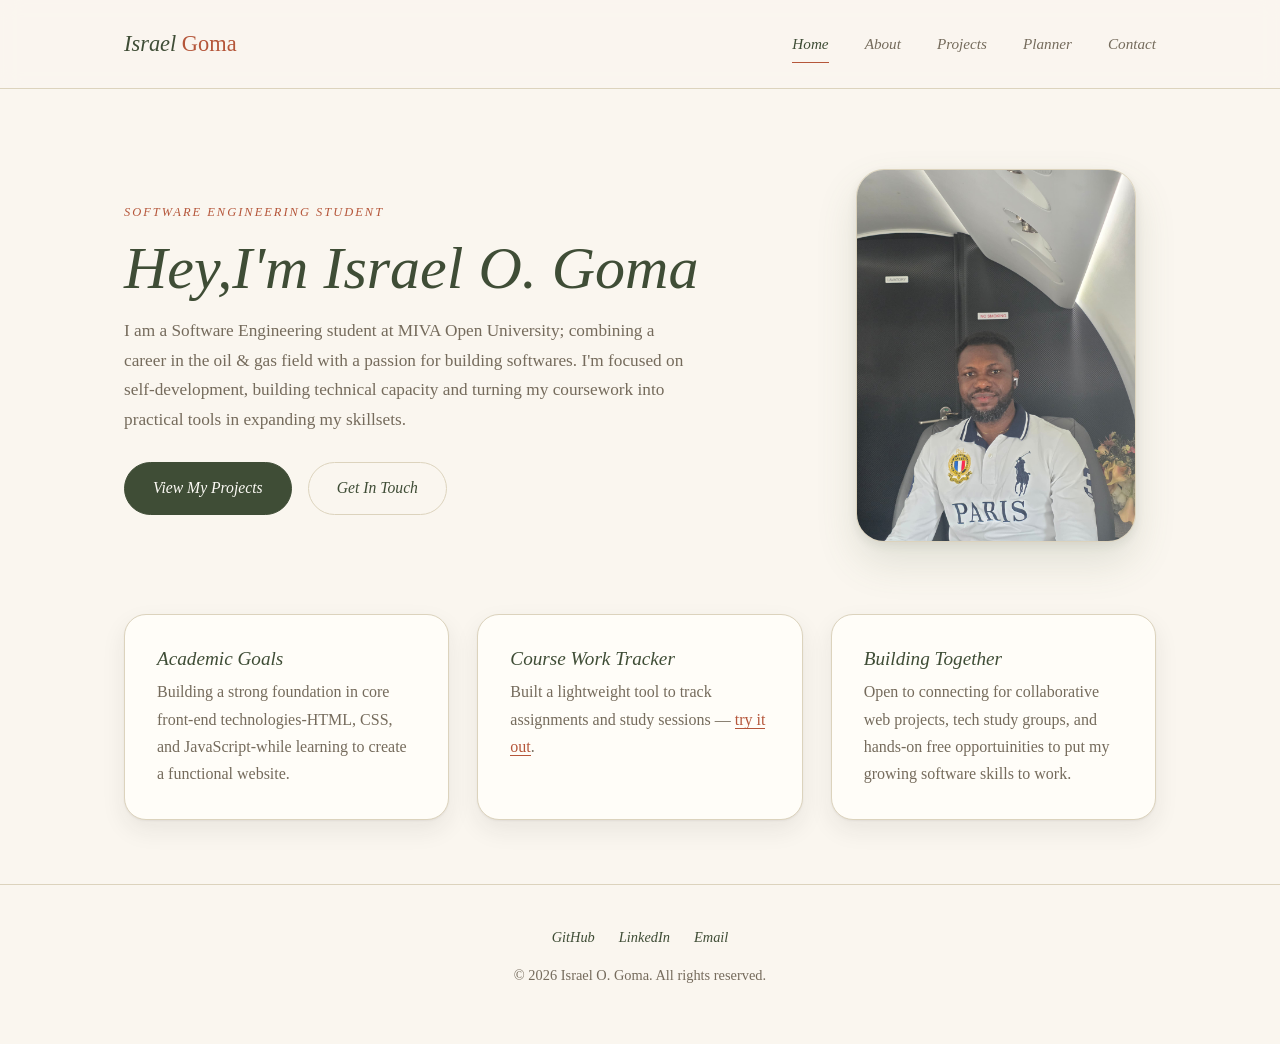
<file: index.html>
<!DOCTYPE html>
<html lang="en">
<head>
  <meta charset="UTF-8" />
  <meta name="viewport" content="width=device-width, initial-scale=1.0" />
  <title>Israel O. Goma — Software Engineering Student</title>
  <meta name="description" content="Portfolio of Israel Goma, a software engineering student — projects, profile, academic organizer, and contact." />
  <link rel="stylesheet" href="main.css" />
</head>
<body>
  <header class="site-nav">
    <div class="wrap site-nav__inner">
      <a href="index.html" class="site-nav__brand">Israel <em>Goma</em></a>
      <button class="site-nav__toggle" aria-label="Toggle navigation" aria-expanded="false">
        <span></span>
        <span></span>
        <span></span>
      </button>
      <nav class="site-nav__menu" aria-label="Primary">
        <a href="index.html">Home</a>
        <a href="profile.html">About</a>
        <a href="work.html">Projects</a>
        <a href="organizer.html">Planner</a>
        <a href="reach.html">Contact</a>
      </nav>
    </div>
  </header>

  <main>
    <section class="intro-banner">
      <div class="wrap intro-banner__grid">
        <div class="intro-banner__text">
          <p class="kicker">Software Engineering Student</p>
          <h1>Hey,I'm<span style="white-space: nowrap;"> Israel O. Goma</span></h1>
          <p class="lede">
           I am a Software Engineering student at MIVA Open University; combining a career in the oil & gas field with a passion for building softwares. I'm focused on self-development, building technical capacity and turning my coursework into practical tools in expanding my skillsets.
          </p>
          <div class="intro-banner__actions">
            <a href="work.html" class="action action--solid">View My Projects</a>
            <a href="reach.html" class="action action--ghost">Get In Touch</a>
          </div>
        </div>
        <figure class="intro-banner__portrait">
          <div class="frame">
            <img src="my-photo.jpg" alt="Israel O. Goma Professional photo" width="480" height="720" />
          </div>
        </figure>
      </div>
    </section>

    <section class="feature-row">
      <div class="wrap feature-row__grid">
        <article class="info-card reveal-on-scroll">
          <h3 class="info-card__title">Academic Goals</h3>
          <p>Building a strong foundation in core front-end technologies-HTML, CSS, and JavaScript-while learning to create a functional website.</p>
        </article>
        <article class="info-card reveal-on-scroll">
          <h3 class="info-card__title">Course Work Tracker</h3>
          <p>
            Built a lightweight tool to track assignments and study sessions —
            <a href="organizer.html">try it out</a>.
          </p>
        </article>
        <article class="info-card reveal-on-scroll">
          <h3 class="info-card__title">Building Together</h3>
          <p>Open to connecting for collaborative web projects, tech study groups, and hands-on free opportuinities to put my growing software skills to work.</p>
        </article>
      </div>
    </section>
  </main>

  <footer class="site-foot">
    <div class="wrap">
      <div class="site-foot__links">
        <a href="https://github.com/Israel-Goma" target="_blank" rel="noopener noreferrer">GitHub</a>
        <a href="https://www.linkedin.com/in/israel-goma-93bb151b1?utm_source=share_via&utm_content=profile&utm_medium=member_android" target="_blank" rel="noopener noreferrer">LinkedIn</a>
        <a href="mailto:gomizzz1@gmail.com">Email</a>
      </div>
      <p>&copy; 2026 Israel O. Goma. All rights reserved.</p>
    </div>
  </footer>

  <script src="navigation.js"></script>
  <script src="motion.js"></script>
</body>
</html>
</file>
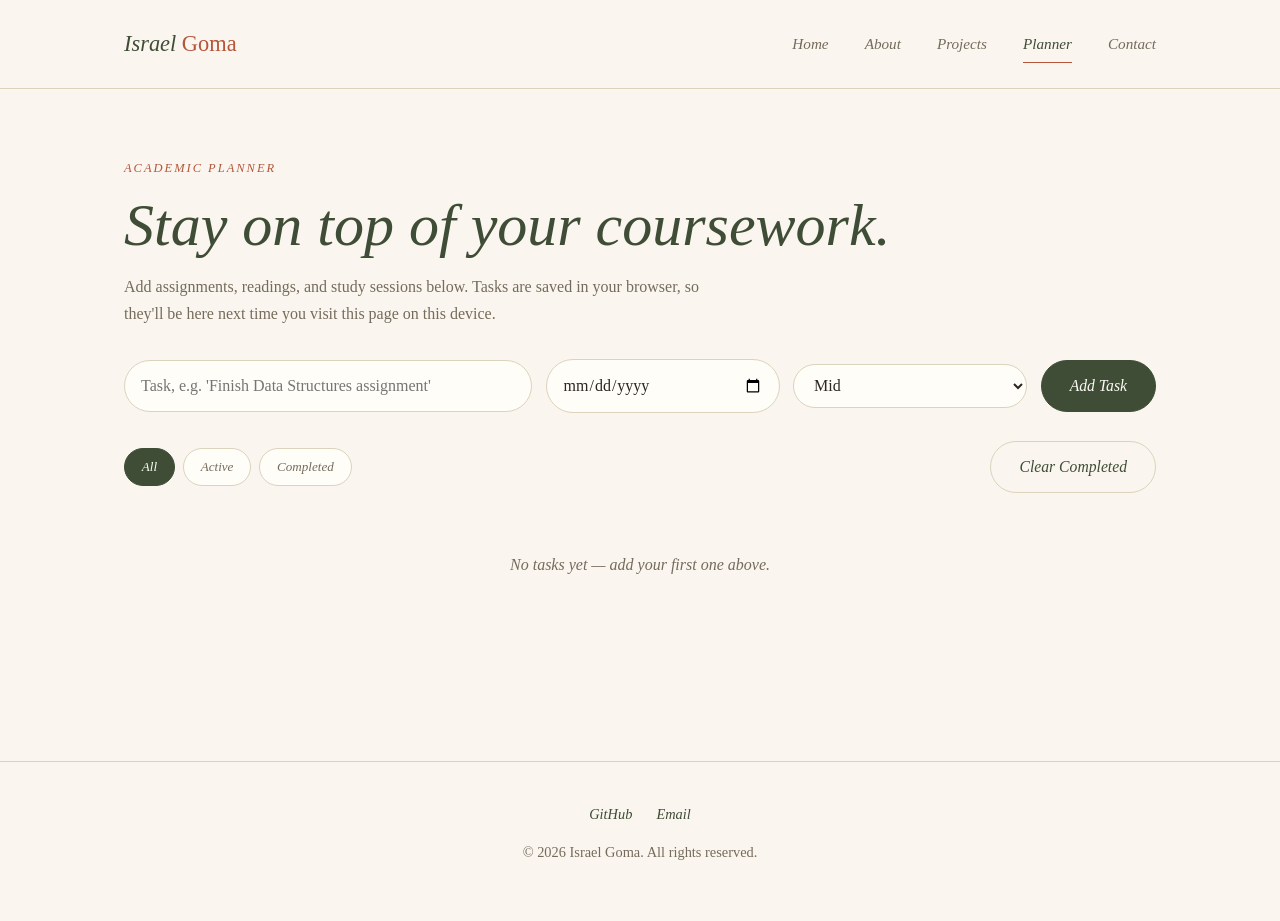
<file: organizer.html>
<!DOCTYPE html>
<html lang="en">
<head>
  <meta charset="UTF-8" />
  <meta name="viewport" content="width=device-width, initial-scale=1.0" />
  <title>Academic Planner — Israel Goma</title>
  <meta name="description" content="A lightweight academic task organizer for tracking assignments, deadlines, and study sessions." />
  <link rel="stylesheet" href="main.css" />
</head>
<body>
  <header class="site-nav">
    <div class="wrap site-nav__inner">
      <a href="index.html" class="site-nav__brand">Israel <em>Goma</em></a>
      <button class="site-nav__toggle" aria-label="Toggle navigation" aria-expanded="false">
        <span></span>
        <span></span>
        <span></span>
      </button>
      <nav class="site-nav__menu" aria-label="Primary">
        <a href="index.html">Home</a>
        <a href="profile.html">About</a>
        <a href="work.html">Projects</a>
        <a href="organizer.html">Planner</a>
        <a href="reach.html">Contact</a>
      </nav>
    </div>
  </header>

  <main>
    <section class="organizer-intro">
      <div class="wrap">
        <p class="kicker">Academic Planner</p>
        <h1>Stay on top of your coursework.</h1>
        <p class="lede">
          Add assignments, readings, and study sessions below. Tasks are saved in your
          browser, so they'll be here next time you visit this page on this device.
        </p>
      </div>
    </section>

    <section class="organizer-app">
      <div class="wrap">
        <form id="organizer-form" class="organizer-form">
          <input
            type="text"
            id="organizer-title"
            placeholder="Task, e.g. 'Finish Data Structures assignment'"
            aria-label="Task title"
            required
          />
          <input
            type="date"
            id="organizer-due"
            aria-label="Due date"
          />
          <select id="organizer-priority" aria-label="Priority">
            <option value="low">Low </option>
            <option value="medium" selected>Mid</option>
            <option value="high">High</option>
          </select>
          <button type="submit" class="action action--solid">Add Task</button>
        </form>

        <div class="organizer-toolbar">
          <div class="organizer-filters" role="group" aria-label="Filter tasks">
            <button type="button" class="filter-chip is-active" data-filter="all">All</button>
            <button type="button" class="filter-chip" data-filter="active">Active</button>
            <button type="button" class="filter-chip" data-filter="done">Completed</button>
          </div>
          <button type="button" class="action action--ghost" id="organizer-clear">Clear Completed</button>
        </div>

        <ul id="organizer-list" class="organizer-list"></ul>

        <p id="organizer-empty" class="organizer-empty">No tasks yet — add your first one above.</p>
      </div>
    </section>
  </main>

  <footer class="site-foot">
    <div class="wrap">
      <div class="site-foot__links">
        <a href="https://github.com/Israel-Goma">GitHub</a>
        <a href="https://www.linkedin.com/in/israel-goma-93bb151b1?utm_source=share_via&utm_content=profile&utm_medium=member_android</a>
        <a href="mailto:gomizzz1@gmail.com">Email</a>
      </div>
      <p>&copy; 2026 Israel Goma. All rights reserved.</p>
    </div>
  </footer>

  <script src="navigation.js"></script>
  <script src="task-organizer.js"></script>
</body>
</html>
</file>
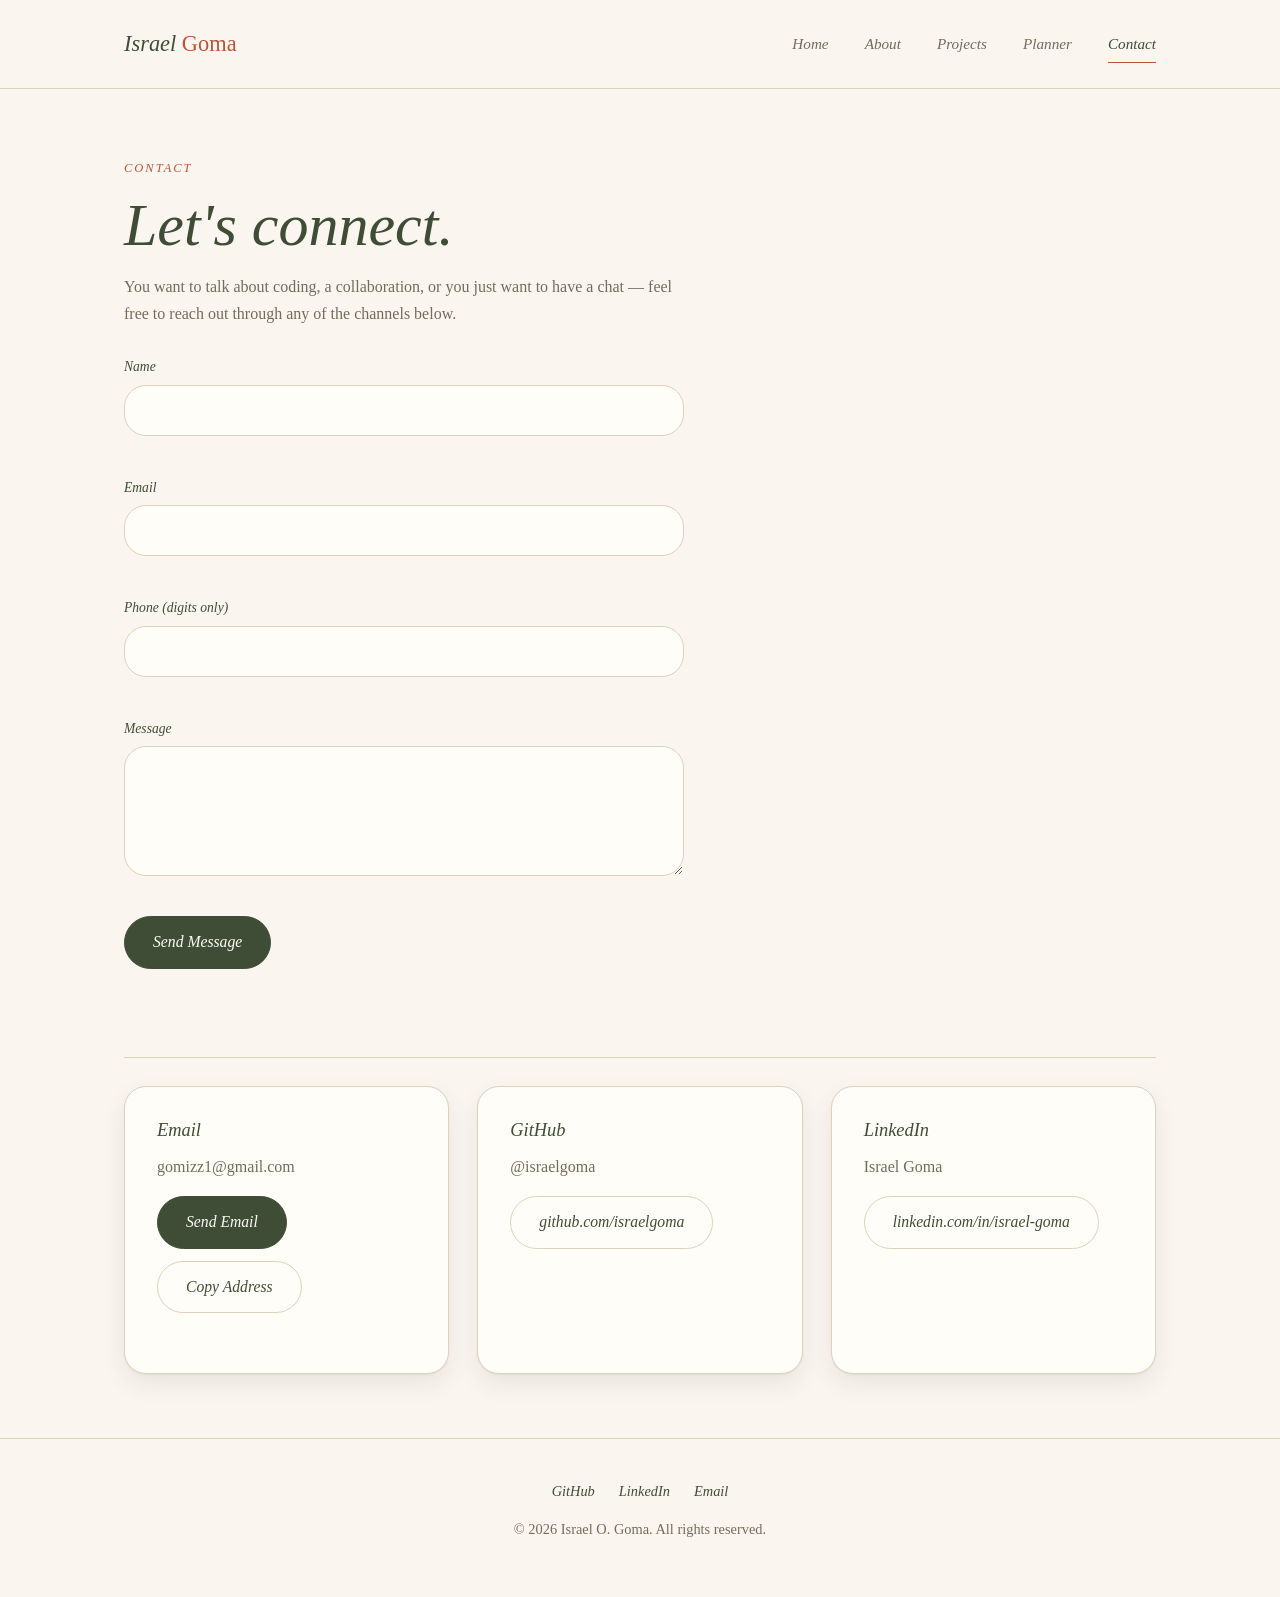
<file: reach.html>
<!DOCTYPE html>
<html lang="en">
<head>
  <meta charset="UTF-8" />
  <meta name="viewport" content="width=device-width, initial-scale=1.0" />
  <title>Contact — Israel Goma</title>
  <meta name="description" content="Get in touch with Israel Goma via email, GitHub, or LinkedIn." />
  <link rel="stylesheet" href="main.css" />
</head>
<body>
  <header class="site-nav">
    <div class="wrap site-nav__inner">
      <a href="index.html" class="site-nav__brand">Israel <em>Goma</em></a>
      <button class="site-nav__toggle" aria-label="Toggle navigation" aria-expanded="false">
        <span></span>
        <span></span>
        <span></span>
      </button>
      <nav class="site-nav__menu" aria-label="Primary">
        <a href="index.html">Home</a>
        <a href="profile.html">About</a>
        <a href="work.html">Projects</a>
        <a href="organizer.html">Planner</a>
        <a href="reach.html">Contact</a>
      </nav>
    </div>
  </header>

  <main>
    <section class="reach-intro">
      <div class="wrap">
        <p class="kicker">Contact</p>
        <h1>Let's connect.</h1>
        <p class="lede">
          You want to talk about coding, a collaboration, or you just want to have a chat — feel
          free to reach out through any of the channels below.
        </p>

        <form id="reach-form" class="reach-form" novalidate>
          <div class="reach-field" id="reach-name-field">
            <label for="reach-name">Name</label>
            <input type="text" id="reach-name" name="name" autocomplete="name" aria-describedby="reach-name-note" />
            <span class="reach-field__note" id="reach-name-note"></span>
          </div>

          <div class="reach-field" id="reach-email-field">
            <label for="reach-email">Email</label>
            <input type="email" id="reach-email" name="email" autocomplete="email" aria-describedby="reach-email-note" />
            <span class="reach-field__note" id="reach-email-note"></span>
          </div>

          <div class="reach-field" id="reach-phone-field">
            <label for="reach-phone">Phone (digits only)</label>
            <input type="tel" id="reach-phone" name="phone" autocomplete="tel" aria-describedby="reach-phone-note" />
            <span class="reach-field__note" id="reach-phone-note"></span>
          </div>

          <div class="reach-field" id="reach-message-field">
            <label for="reach-message">Message</label>
            <textarea id="reach-message" name="message" aria-describedby="reach-message-note"></textarea>
            <span class="reach-field__note" id="reach-message-note"></span>
          </div>

          <div>
            <button type="submit" class="action action--solid">Send Message</button>
            <p class="reach-status" id="reach-status" role="status" aria-live="polite"></p>
          </div>
        </form>

        <hr class="reach-divider" />

        <div class="reach-cards">
          <div class="reach-card">
            <h2>Email</h2>
            <p id="reach-email-value">gomizz1@gmail.com</p>
            <div class="reach-card__actions">
              <a href="mailto:gomizz1@gmail.com" class="action action--solid">Send Email</a>
              <button type="button" class="action action--ghost" id="copy-trigger" data-email="gomizzz1@gmail.com">
                Copy Address
              </button>
            </div>
            <p class="copy-status" id="copy-status" role="status" aria-live="polite"></p>
          </div>

          <div class="reach-card">
            <h2>GitHub</h2>
            <p>@israelgoma</p>
            <a href="https://github.com/israelgoma" class="action action--ghost" target="_blank" rel="noopener noreferrer">
              github.com/israelgoma
            </a>
          </div>

          <div class="reach-card">
            <h2>LinkedIn</h2>
            <p>Israel Goma</p>
            <a href="https://www.linkedin.com/in/israel-goma" class="action action--ghost" target="_blank" rel="noopener noreferrer">
              linkedin.com/in/israel-goma
            </a>
          </div>
        </div>
      </div>
    </section>
  </main>

  <footer class="site-foot">
    <div class="wrap">
      <div class="site-foot__links">
        <a href="https://github.com/Israel-Goma">GitHub</a>
        <a href="https://www.linkedin.com/in/israel-goma-93bb151b1?utm_source=share_via&utm_content=profile&utm_medium=member_android" target="_blank" rel="noopener noreferrer">LinkedIn</a>
        <a href="mailto:gomizzz1@gmail.com">Email</a>
      </div>
      <p>&copy; 2026 Israel O. Goma. All rights reserved.</p>
    </div>
  </footer>
  <script src="navigation.js"></script>
  <script src="message-form.js"></script>
</body>
</html>
</file>
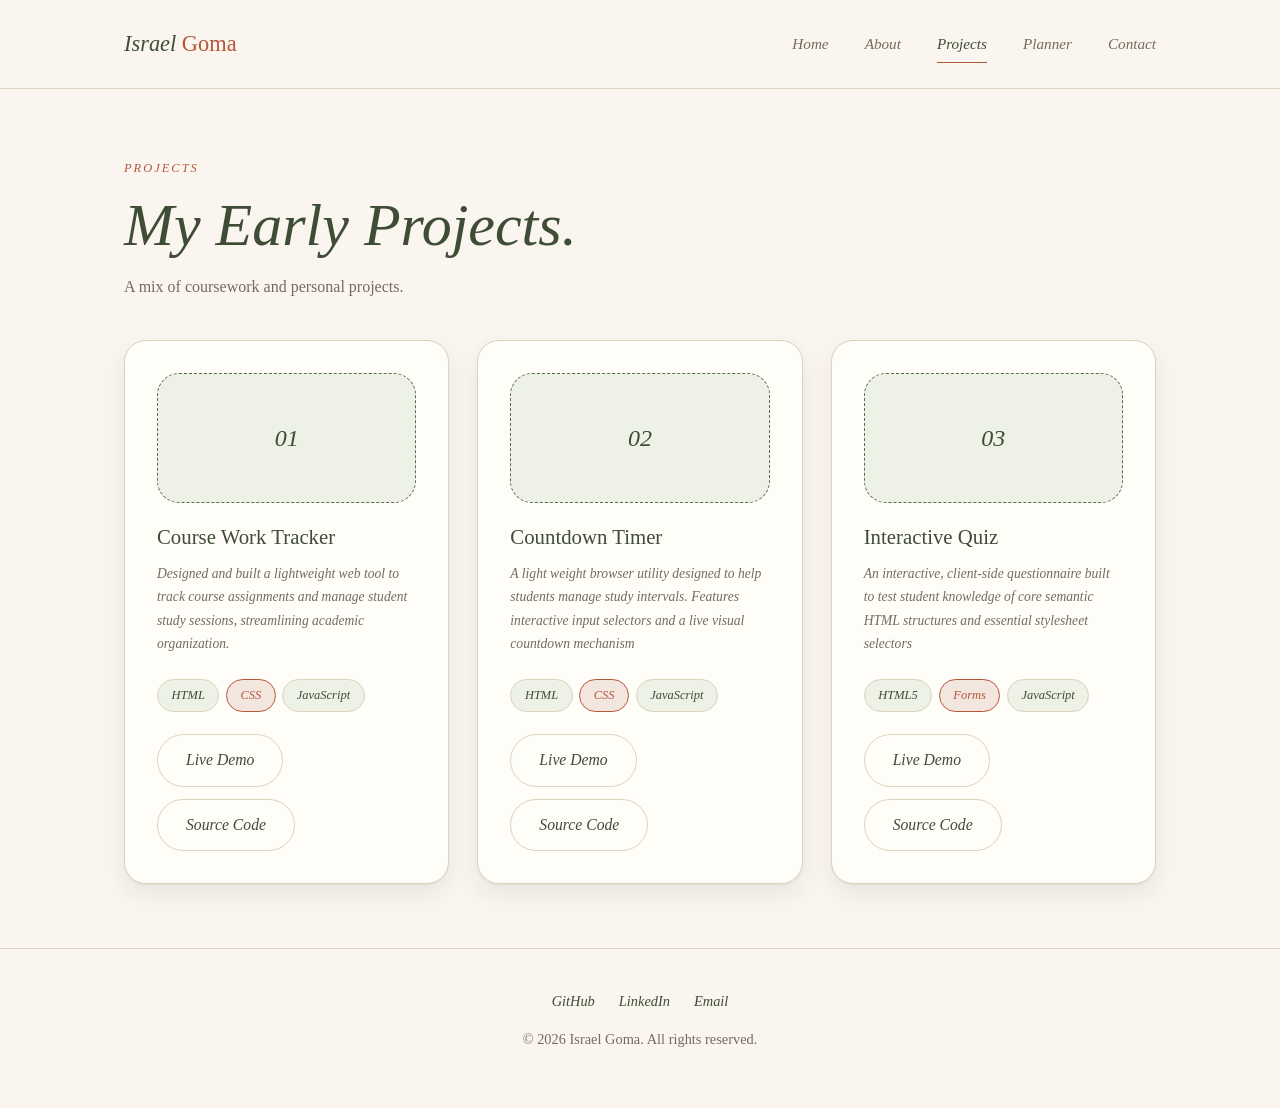
<file: work.html>
<!DOCTYPE html>
<html lang="en">
<head>
  <meta charset="UTF-8" />
  <meta name="viewport" content="width=device-width, initial-scale=1.0" />
  <title>Projects — Israel O. Goma</title>
  <meta name="description" content="Selected projects by Israel Goma." />
  <link rel="stylesheet" href="main.css" />
</head>
<body>
  <header class="site-nav">
    <div class="wrap site-nav__inner">
      <a href="index.html" class="site-nav__brand">Israel <em>Goma</em></a>
      <button class="site-nav__toggle" aria-label="Toggle navigation" aria-expanded="false">
        <span></span>
        <span></span>
        <span></span>
      </button>
      <nav class="site-nav__menu" aria-label="Primary">
        <a href="index.html">Home</a>
        <a href="profile.html">About</a>
        <a href="work.html">Projects</a>
        <a href="organizer.html">Planner</a>
        <a href="reach.html">Contact</a>
      </nav>
    </div>
  </header>

  <main>
    <section class="work-intro">
      <div class="wrap">
        <p class="kicker">Projects</p>
        <h1>My Early Projects.</h1>
        <p class="lede">
          A mix of coursework and personal projects.
        </p>
      </div>
    </section>

    <section class="work-list">
      <div class="wrap work-grid">
        <article class="work-item reveal-on-scroll">
          <div class="work-item__thumb" aria-hidden="true">01</div>
          <h2>Course Work Tracker</h2>
          <p class="work-item__note">
            Designed and built a lightweight web tool to track course assignments and manage student study sessions, streamlining academic organization.
          </p>
          <ul class="work-item__tags">
            <li class="chip">HTML</li>
            <li class="chip">CSS</li>
            <li class="chip">JavaScript</li>
          </ul>
          <div class="work-item__links">
            <a href="#" class="action action--ghost" target="_blank" rel="noopener noreferrer">Live Demo</a>
            <a href="#" class="action action--ghost" target="_blank" rel="noopener noreferrer">Source Code</a>
          </div>
        </article>

        <article class="work-item reveal-on-scroll">
          <div class="work-item__thumb" aria-hidden="true">02</div>
          <h2>Countdown Timer</h2>
          <p class="work-item__note">
            A light weight browser utility designed to help students manage study intervals. Features interactive input selectors and a live visual countdown mechanism</p>
          <ul class="work-item__tags">
            <li class="chip">HTML</li>
            <li class="chip">CSS</li>
            <li class="chip">JavaScript</li>
          </ul>
          <div class="work-item__links">
            <a href="#" class="action action--ghost" target="_blank" rel="noopener noreferrer">Live Demo</a>
            <a href="#" class="action action--ghost" target="_blank" rel="noopener noreferrer">Source Code</a>
          </div>
        </article>

       <article class="work-item reveal-on-scroll">
          <div class="work-item__thumb" aria-hidden="true">03</div>
          <h2>Interactive Quiz</h2>
          <p class="work-item__note">
            An interactive, client-side questionnaire built to test student knowledge of core semantic HTML structures and essential stylesheet selectors 
          </p>
          <ul class="work-item__tags">
            <li class="chip">HTML5</li>
            <li class="chip">Forms</li>
            <li class="chip">JavaScript</li>
          </ul>
          <div class="work-item__links">
            <a href="#" class="action action--ghost" target="_blank" rel="noopener noreferrer">Live Demo</a>
            <a href="#" class="action action--ghost" target="_blank" rel="noopener noreferrer">Source Code</a>
          </div>
        </article>
      </div>
    </section>
  </main>

  <footer class="site-foot">
    <div class="wrap">
      <div class="site-foot__links">
        <a href="https://github.com/israelgoma" target="_blank" rel="noopener noreferrer">GitHub</a>
        <a href="https://www.linkedin.com/in/israel-goma" target="_blank" rel="noopener noreferrer">LinkedIn</a>
        <a href="mailto:israel.goma@example.com">Email</a>
      </div>
      <p>&copy; 2026 Israel Goma. All rights reserved.</p>
    </div>
  </footer>

  <script src="navigation.js"></script>
  <script src="motion.js"></script>
</body>
</html>
</file>
<file: main.css>
/* Design tokens */
:root {
  --paper: #faf6ef;
  --panel: #f1ebdd;
  --panel-tint: #eef1e6;
  --line: #dcd3bd;
  --ink: #2b2620;
  --ink-soft: #756b5c;
  --brand: #5c6e4e;
  --brand-deep: #3f4d36;
  --brand-alt: #b5563a;
  --ok: #4d7c4a;
  --warn: #b5813a;
  --bad: #b5423a;

  --type-display: "Iowan Old Style", "Palatino Linotype", Georgia, "Times New Roman", serif;
  --type-body: Georgia, "Iowan Old Style", "Palatino Linotype", "Times New Roman", serif;

  --edge-sm: 999px;
  --edge-md: 22px;
  --edge-lg: 28px;

  --pop: 0 1px 2px rgba(43, 38, 32, 0.06), 0 10px 24px rgba(43, 38, 32, 0.08);
  --pop-lg: 0 4px 10px rgba(43, 38, 32, 0.08), 0 20px 40px rgba(92, 110, 78, 0.16);

  --measure: 1080px;
}

/* Reset */
*,
*::before,
*::after {
  box-sizing: border-box;
}

html,
body {
  margin: 0;
  padding: 0;
}

img {
  max-width: 100%;
  display: block;
}

a {
  color: inherit;
  text-decoration: none;
}

ul {
  list-style: none;
  margin: 0;
  padding: 0;
}

button,
input,
textarea,
select {
  font: inherit;
  color: inherit;
}

table {
  border-collapse: collapse;
}

figure {
  margin: 0;
}

/* Base */
body {
  font-family: var(--type-body);
  background: var(--paper);
  color: var(--ink);
  line-height: 1.7;
  -webkit-font-smoothing: antialiased;
}

.wrap {
  width: 100%;
  max-width: var(--measure);
  margin: 0 auto;
  padding: 0 1.5rem;
}

main {
  display: block;
  min-height: calc(100vh - 88px - 140px);
}

h1,
h2,
h3 {
  font-family: var(--type-display);
  line-height: 1.2;
  font-weight: 400;
  letter-spacing: 0;
  margin: 0 0 0.75rem;
  color: var(--brand-deep);
}

h1 {
  font-size: clamp(2.4rem, 5vw, 3.75rem);
  font-style: italic;
}

h2 {
  font-size: clamp(1.5rem, 3.5vw, 2rem);
}

p {
  color: var(--ink-soft);
  margin: 0 0 1rem;
}

section {
  padding: 4rem 0;
}

/* Shared pieces */
.kicker {
  display: inline-block;
  font-family: var(--type-body);
  font-size: 0.78rem;
  letter-spacing: 0.16em;
  text-transform: uppercase;
  color: var(--brand-alt);
  font-weight: 400;
  font-style: italic;
  margin-bottom: 0.6rem;
}

.action {
  display: inline-flex;
  align-items: center;
  gap: 0.5rem;
  padding: 0.75rem 1.75rem;
  border-radius: var(--edge-sm);
  font-family: var(--type-body);
  font-weight: 400;
  font-style: italic;
  font-size: 0.98rem;
  border: 1px solid var(--line);
  cursor: pointer;
  transition: background 0.2s ease, color 0.2s ease, transform 0.2s ease, box-shadow 0.2s ease, border-color 0.2s ease;
}

.action:hover {
  transform: translateY(-2px);
  box-shadow: var(--pop);
}

.action--solid {
  background: var(--brand-deep);
  border-color: var(--brand-deep);
  color: #fdfbf6;
}

.action--solid:hover {
  background: var(--brand);
  border-color: var(--brand);
}

.action--ghost {
  background: transparent;
  color: var(--brand-deep);
}

.action--ghost:hover {
  background: var(--panel-tint);
  border-color: var(--brand);
}

.chip {
  display: inline-block;
  font-family: var(--type-body);
  font-style: italic;
  font-size: 0.78rem;
  font-weight: 400;
  padding: 0.3rem 0.85rem;
  border-radius: var(--edge-sm);
  background: var(--panel-tint);
  color: var(--brand-deep);
  border: 1px solid var(--line);
}

.visually-hidden {
  position: absolute;
  width: 1px;
  height: 1px;
  overflow: hidden;
  clip: rect(0 0 0 0);
  white-space: nowrap;
}

/* Motion */
@media (prefers-reduced-motion: no-preference) {
  @keyframes rise-in {
    from {
      opacity: 0;
      transform: translateY(18px);
    }
    to {
      opacity: 1;
      transform: none;
    }
  }

  .reveal-on-scroll {
    opacity: 0;
    transform: translateY(18px);
    transition: opacity 0.6s ease, transform 0.6s ease;
  }

  .reveal-on-scroll.is-shown {
    opacity: 1;
    transform: none;
  }
}

/* Site navigation */
.site-nav {
  position: sticky;
  top: 0;
  z-index: 100;
  background: rgba(250, 246, 239, 0.9);
  backdrop-filter: blur(10px);
  border-bottom: 1px solid var(--line);
}

.site-nav__inner {
  display: flex;
  align-items: center;
  justify-content: space-between;
  height: 88px;
}

.site-nav__brand {
  font-family: var(--type-display);
  font-weight: 400;
  font-style: italic;
  font-size: 1.4rem;
  letter-spacing: 0;
  color: var(--brand-deep);
}

.site-nav__brand em {
  font-style: normal;
  color: var(--brand-alt);
}

.site-nav__toggle {
  display: none;
  flex-direction: column;
  justify-content: center;
  gap: 5px;
  width: 36px;
  height: 36px;
  background: transparent;
  border: 1px solid var(--line);
  border-radius: var(--edge-sm);
  cursor: pointer;
}

.site-nav__toggle span {
  display: block;
  width: 18px;
  height: 1px;
  margin: 0 auto;
  background: var(--ink);
  transition: transform 0.2s ease, opacity 0.2s ease;
}

.site-nav__menu {
  display: flex;
  align-items: center;
  gap: 2.25rem;
}

.site-nav__menu a {
  font-family: var(--type-body);
  font-size: 0.95rem;
  font-style: italic;
  font-weight: 400;
  color: var(--ink-soft);
  padding: 0.35rem 0;
  border-bottom: 1px solid transparent;
  transition: color 0.2s ease, border-color 0.2s ease;
}

.site-nav__menu a:hover {
  color: var(--brand-deep);
}

.site-nav__menu a.is-active {
  color: var(--brand-deep);
  border-bottom-color: var(--brand-alt);
}

@media (max-width: 640px) {
  .site-nav__toggle {
    display: flex;
  }

  .site-nav__menu {
    position: absolute;
    top: 88px;
    left: 0;
    right: 0;
    flex-direction: column;
    align-items: flex-start;
    gap: 0;
    background: var(--paper);
    border-bottom: 1px solid var(--line);
    max-height: 0;
    overflow: hidden;
    transition: max-height 0.3s ease;
  }

  .site-nav__menu.is-open {
    max-height: 320px;
  }

  .site-nav__menu a {
    width: 100%;
    padding: 0.9rem 1.5rem;
    border-bottom: 1px solid var(--panel);
    border-left: 2px solid transparent;
  }

  .site-nav__menu a.is-active {
    border-bottom: 1px solid var(--panel);
    border-left-color: var(--brand-alt);
  }

  .site-nav__toggle.is-open span:nth-child(1) {
    transform: translateY(7px) rotate(45deg);
  }

  .site-nav__toggle.is-open span:nth-child(2) {
    opacity: 0;
  }

  .site-nav__toggle.is-open span:nth-child(3) {
    transform: translateY(-7px) rotate(-45deg);
  }
}

/* Site footer */
.site-foot {
  border-top: 1px solid var(--line);
  padding: 2.5rem 0;
  text-align: center;
  color: var(--ink-soft);
  font-size: 0.9rem;
}

.site-foot a {
  color: var(--brand-deep);
  font-weight: 400;
  font-style: italic;
}

.site-foot a:hover {
  color: var(--brand-alt);
}

.site-foot__links {
  display: flex;
  justify-content: center;
  gap: 1.5rem;
  margin-bottom: 0.85rem;
  font-family: var(--type-body);
}

/* Home: intro banner + feature row */
.intro-banner {
  padding: 5rem 0 4.5rem;
}

.intro-banner__grid {
  display: grid;
  grid-template-columns: minmax(0, 1fr) minmax(0, 320px);
  align-items: center;
  gap: 3.5rem;
}

.intro-banner__text {
  max-width: 560px;
  animation: rise-in 0.6s ease both;
}

.intro-banner__text .lede {
  font-size: 1.08rem;
  max-width: 560px;
}

.intro-banner__actions {
  display: flex;
  gap: 1rem;
  margin-top: 1.75rem;
  flex-wrap: wrap;
}

.intro-banner__portrait {
  display: flex;
  justify-content: center;
  animation: rise-in 0.6s ease 0.15s both;
}

.intro-banner__portrait .frame {
  width: 100%;
  max-width: 280px;
  aspect-ratio: 3 / 4;
  border-radius: var(--edge-lg);
  border: 1px solid var(--line);
  box-shadow: var(--pop-lg);
  overflow: hidden;
  background: var(--panel);
}

.intro-banner__portrait img {
  width: 100%;
  height: 100%;
  object-fit: cover;
}

@media (max-width: 760px) {
  .intro-banner__grid {
    grid-template-columns: 1fr;
    text-align: center;
    gap: 2.5rem;
  }

  .intro-banner__text {
    max-width: none;
  }

  .intro-banner__text .lede {
    margin-left: auto;
    margin-right: auto;
  }

  .intro-banner__actions {
    justify-content: center;
  }

  .intro-banner__portrait {
    order: -1;
  }

  .intro-banner__portrait .frame {
    max-width: 200px;
  }
}

.feature-row {
  padding-top: 0;
}

.feature-row__grid {
  display: grid;
  grid-template-columns: repeat(auto-fit, minmax(220px, 1fr));
  gap: 1.75rem;
}

.feature-row__grid .info-card:nth-child(1) {
  transition-delay: 0s;
}

.feature-row__grid .info-card:nth-child(2) {
  transition-delay: 0.1s;
}

.feature-row__grid .info-card:nth-child(3) {
  transition-delay: 0.2s;
}

.info-card {
  background: #fffdf8;
  border: 1px solid var(--line);
  border-radius: var(--edge-md);
  padding: 2rem;
  box-shadow: var(--pop);
  transition: transform 0.25s ease, box-shadow 0.25s ease, border-color 0.25s ease;
}

.info-card:hover {
  transform: translateY(-4px);
  box-shadow: var(--pop-lg);
  border-color: var(--brand);
}

.info-card__title {
  font-family: var(--type-display);
  font-size: 1.2rem;
  font-style: italic;
  font-weight: 400;
  margin-bottom: 0.5rem;
  color: var(--brand-deep);
}

.info-card p {
  margin: 0;
}

.info-card a {
  color: var(--brand-alt);
  font-weight: 400;
  border-bottom: 1px solid currentColor;
}

/* Profile page */
.profile-hero {
  padding-bottom: 1.5rem;
}

.profile-hero__grid {
  display: grid;
  grid-template-columns: minmax(0, 1fr) minmax(0, 240px);
  align-items: center;
  gap: 2.75rem;
}

.profile-hero__text {
  max-width: 640px;
  animation: rise-in 0.6s ease both;
}

.profile-hero__text .lede {
  max-width: 640px;
  font-size: 1.05rem;
}

.profile-hero__portrait {
  justify-self: center;
  animation: rise-in 0.6s ease 0.15s both;
}

.profile-hero__portrait .frame {
  width: 100%;
  max-width: 200px;
  aspect-ratio: 3 / 4;
  border-radius: var(--edge-lg);
  border: 1px solid var(--line);
  box-shadow: var(--pop-lg);
  overflow: hidden;
  background: var(--panel);
}

.profile-hero__portrait img {
  width: 100%;
  height: 100%;
  object-fit: cover;
}

@media (max-width: 700px) {
  .profile-hero__grid {
    grid-template-columns: 1fr;
    text-align: center;
    gap: 2rem;
  }

  .profile-hero__text {
    max-width: none;
  }

  .profile-hero__text .lede {
    margin-left: auto;
    margin-right: auto;
  }

  .profile-hero__portrait {
    order: -1;
    max-width: 160px;
    margin: 0 auto;
  }
}

.detail-section {
  padding-top: 0;
}

.detail-grid {
  display: grid;
  grid-template-columns: repeat(auto-fit, minmax(240px, 1fr));
  gap: 1.75rem;
  align-items: start;
}

.detail-grid .detail-card:nth-child(1) {
  transition-delay: 0s;
}

.detail-grid .detail-card:nth-child(2) {
  transition-delay: 0.1s;
}

.detail-grid .detail-card:nth-child(3) {
  transition-delay: 0.2s;
}

.detail-card {
  background: #fffdf8;
  border: 1px solid var(--line);
  border-radius: var(--edge-md);
  padding: 2rem;
  box-shadow: var(--pop);
  transition: transform 0.25s ease, box-shadow 0.25s ease, border-color 0.25s ease;
}

.detail-card:hover {
  transform: translateY(-4px);
  box-shadow: var(--pop-lg);
  border-color: var(--brand);
}

.detail-card h2 {
  font-size: 1.25rem;
  font-style: italic;
}

.detail-card__list li {
  display: flex;
  flex-direction: column;
  gap: 0.15rem;
}

.detail-card__meta {
  color: var(--ink-soft);
  font-size: 0.85rem;
  font-style: italic;
}

.chip-row {
  display: flex;
  flex-wrap: wrap;
  gap: 0.5rem;
}

.course-table {
  padding-top: 0;
}

.course-table__frame {
  overflow-x: auto;
  margin-top: 0.85rem;
  border: 1px solid var(--line);
  border-radius: var(--edge-md);
  background: #fffdf8;
}

.course-table table {
  width: 100%;
  border-collapse: collapse;
  font-size: 0.92rem;
}

.course-table caption {
  caption-side: top;
  text-align: left;
  color: var(--ink-soft);
  font-size: 0.82rem;
  font-style: italic;
  padding: 0.9rem 1rem 0;
}

.course-table th,
.course-table td {
  text-align: left;
  padding: 0.75rem 1rem;
  border-bottom: 1px solid var(--panel);
}

.course-table th {
  font-family: var(--type-display);
  color: var(--brand-deep);
  background: var(--panel-tint);
  font-size: 0.74rem;
  font-style: italic;
  text-transform: uppercase;
  letter-spacing: 0.06em;
}

.motivation-block {
  padding-top: 0;
}

.motivation-block .lede {
  max-width: 640px;
}

.motivation-block__frame {
  position: relative;
  width: 100%;
  max-width: 720px;
  aspect-ratio: 16 / 9;
  border-radius: var(--edge-md);
  overflow: hidden;
  border: 1px solid var(--line);
  box-shadow: var(--pop-lg);
  background: #000000;
}

.motivation-block__frame video {
  position: absolute;
  inset: 0;
  width: 100%;
  height: 100%;
  object-fit: cover;
}

/* Work page */
.work-intro {
  padding-bottom: 1.5rem;
}

.work-intro .lede {
  max-width: 640px;
}

.work-list {
  padding-top: 0;
}

.work-grid {
  display: grid;
  grid-template-columns: repeat(auto-fit, minmax(280px, 1fr));
  gap: 1.75rem;
}

.work-item {
  display: flex;
  flex-direction: column;
  background: #fffdf8;
  border: 1px solid var(--line);
  border-radius: var(--edge-md);
  padding: 2rem;
  box-shadow: var(--pop);
  transition: transform 0.25s ease, box-shadow 0.25s ease, border-color 0.25s ease;
}

.work-item:hover {
  transform: translateY(-4px);
  box-shadow: var(--pop-lg);
  border-color: var(--brand);
}

.work-item__thumb {
  display: flex;
  align-items: center;
  justify-content: center;
  height: 130px;
  border-radius: var(--edge-md);
  background: var(--panel-tint);
  border: 1px dashed var(--brand);
  color: var(--brand-deep);
  font-family: var(--type-display);
  font-size: 1.5rem;
  font-style: italic;
  font-weight: 400;
  margin-bottom: 1.4rem;
}

.work-item h2 {
  font-size: 1.3rem;
}

.work-item__note {
  font-size: 0.85rem;
  font-style: italic;
}

.work-item__tags {
  display: flex;
  flex-wrap: wrap;
  gap: 0.4rem;
  margin: 0.5rem 0 1.4rem;
}

.work-item__tags .chip:nth-child(2n) {
  background: #f3e6df;
  color: var(--brand-alt);
  border-color: var(--brand-alt);
}

.work-item__links {
  display: flex;
  gap: 0.75rem;
  margin-top: auto;
  flex-wrap: wrap;
}

/* Organizer (planner) page */
.organizer-intro {
  padding-bottom: 1rem;
}

.organizer-intro .lede {
  max-width: 600px;
}

.organizer-app {
  padding-top: 0;
}

.organizer-form {
  display: flex;
  flex-wrap: wrap;
  align-items: center;
  gap: 0.85rem;
  margin-bottom: 1.75rem;
}

.organizer-form input,
.organizer-form select {
  padding: 0.7rem 1rem;
  border-radius: var(--edge-sm);
  border: 1px solid var(--line);
  background: #fffdf8;
  color: var(--ink);
}

.organizer-form input[type="text"] {
  flex: 2 1 220px;
}

.organizer-form input[type="date"],
.organizer-form select {
  flex: 1 1 140px;
}

.organizer-form button {
  flex: 0 0 auto;
}

.organizer-form input:focus,
.organizer-form select:focus {
  outline: none;
  border-color: var(--brand);
  box-shadow: 0 0 0 3px rgba(92, 110, 78, 0.15);
}

@media (max-width: 720px) {
  .organizer-form input,
  .organizer-form select,
  .organizer-form button {
    flex-basis: 100%;
  }
}

.organizer-toolbar {
  display: flex;
  align-items: center;
  justify-content: space-between;
  flex-wrap: wrap;
  gap: 0.75rem;
  margin-bottom: 1.1rem;
}

.organizer-filters {
  display: flex;
  gap: 0.5rem;
}

.filter-chip {
  padding: 0.45rem 1.05rem;
  border-radius: var(--edge-sm);
  border: 1px solid var(--line);
  background: #fffdf8;
  color: var(--ink-soft);
  font-family: var(--type-body);
  font-size: 0.82rem;
  font-style: italic;
  font-weight: 400;
  cursor: pointer;
  transition: background 0.2s ease, color 0.2s ease, border-color 0.2s ease;
}

.filter-chip.is-active {
  background: var(--brand-deep);
  border-color: var(--brand-deep);
  color: #fdfbf6;
}

.organizer-list {
  display: flex;
  flex-direction: column;
  gap: 0.7rem;
}

.organizer-item {
  display: flex;
  align-items: center;
  gap: 0.9rem;
  padding: 1rem 1.15rem;
  background: #fffdf8;
  border: 1px solid var(--line);
  border-radius: var(--edge-md);
  box-shadow: var(--pop);
}

.organizer-item.is-done .organizer-item__title {
  text-decoration: line-through;
  color: var(--ink-soft);
}

.organizer-item__check {
  width: 18px;
  height: 18px;
  accent-color: var(--brand);
  flex-shrink: 0;
}

.organizer-item__body {
  flex: 1;
  min-width: 0;
}

.organizer-item__title {
  font-weight: 400;
  word-break: break-word;
}

.organizer-item__meta {
  display: flex;
  gap: 0.6rem;
  align-items: center;
  margin-top: 0.25rem;
  font-family: var(--type-body);
  font-style: italic;
  font-size: 0.8rem;
  color: var(--ink-soft);
}

.priority-flag {
  font-size: 0.7rem;
  font-weight: 400;
  font-style: normal;
  text-transform: uppercase;
  letter-spacing: 0.04em;
  padding: 0.15rem 0.6rem;
  border-radius: var(--edge-sm);
  border: 1px solid transparent;
}

.priority-flag--high {
  background: #f6e2df;
  color: var(--bad);
  border-color: var(--bad);
}

.priority-flag--medium {
  background: #f4ecdc;
  color: var(--warn);
  border-color: var(--warn);
}

.priority-flag--low {
  background: #e7efe1;
  color: var(--ok);
  border-color: var(--ok);
}

.organizer-item__due.is-late {
  color: var(--bad);
  font-weight: 700;
}

.organizer-item__remove {
  background: transparent;
  border: none;
  color: var(--ink-soft);
  cursor: pointer;
  font-size: 1.1rem;
  line-height: 1;
  padding: 0.3rem;
  flex-shrink: 0;
}

.organizer-item__remove:hover {
  color: var(--bad);
}

.organizer-empty {
  display: none;
  text-align: center;
  padding: 2.5rem 0;
  color: var(--ink-soft);
  font-style: italic;
}

.organizer-empty.is-shown {
  display: block;
}

/* Reach (contact) page */
.reach-intro .lede {
  max-width: 560px;
}

.reach-form {
  display: grid;
  gap: 1.1rem;
  max-width: 560px;
  margin-top: 1.75rem;
}

.reach-field {
  display: flex;
  flex-direction: column;
  gap: 0.4rem;
}

.reach-field label {
  font-family: var(--type-body);
  font-size: 0.85rem;
  font-style: italic;
  font-weight: 400;
  color: var(--brand-deep);
}

.reach-field input,
.reach-field textarea {
  padding: 0.7rem 1rem;
  border-radius: var(--edge-md);
  border: 1px solid var(--line);
  background: #fffdf8;
  color: var(--ink);
  font-family: inherit;
  font-size: 0.98rem;
}

.reach-field textarea {
  min-height: 130px;
  resize: vertical;
}

.reach-field input:focus,
.reach-field textarea:focus {
  outline: none;
  border-color: var(--brand);
  box-shadow: 0 0 0 3px rgba(92, 110, 78, 0.15);
}

.reach-field.has-issue input,
.reach-field.has-issue textarea {
  border-color: var(--bad);
}

.reach-field__note {
  min-height: 1rem;
  font-size: 0.8rem;
  color: var(--bad);
  font-weight: 600;
  font-style: italic;
}

.reach-status {
  min-height: 1.2rem;
  margin-top: 0.3rem;
  font-family: var(--type-body);
  font-size: 0.9rem;
  font-style: italic;
  font-weight: 400;
}

.reach-status.is-good {
  color: var(--ok);
}

.reach-status.is-bad {
  color: var(--bad);
}

.reach-divider {
  margin: 3rem 0 1.75rem;
  border: none;
  border-top: 1px solid var(--line);
}

.reach-cards {
  display: grid;
  grid-template-columns: repeat(auto-fit, minmax(240px, 1fr));
  gap: 1.75rem;
}

.reach-card {
  background: #fffdf8;
  border: 1px solid var(--line);
  border-radius: var(--edge-md);
  padding: 2rem;
  box-shadow: var(--pop);
  transition: transform 0.25s ease, box-shadow 0.25s ease, border-color 0.25s ease;
}

.reach-card:hover {
  transform: translateY(-4px);
  box-shadow: var(--pop-lg);
  border-color: var(--brand);
}

.reach-card h2 {
  font-size: 1.15rem;
  font-style: italic;
}

.reach-card__actions {
  display: flex;
  flex-wrap: wrap;
  gap: 0.75rem;
  margin-top: 0.5rem;
}

.copy-status {
  min-height: 1.2rem;
  margin: 0.5rem 0 0;
  font-size: 0.85rem;
  font-weight: 400;
  font-style: italic;
  color: var(--ok);
}
</file>
